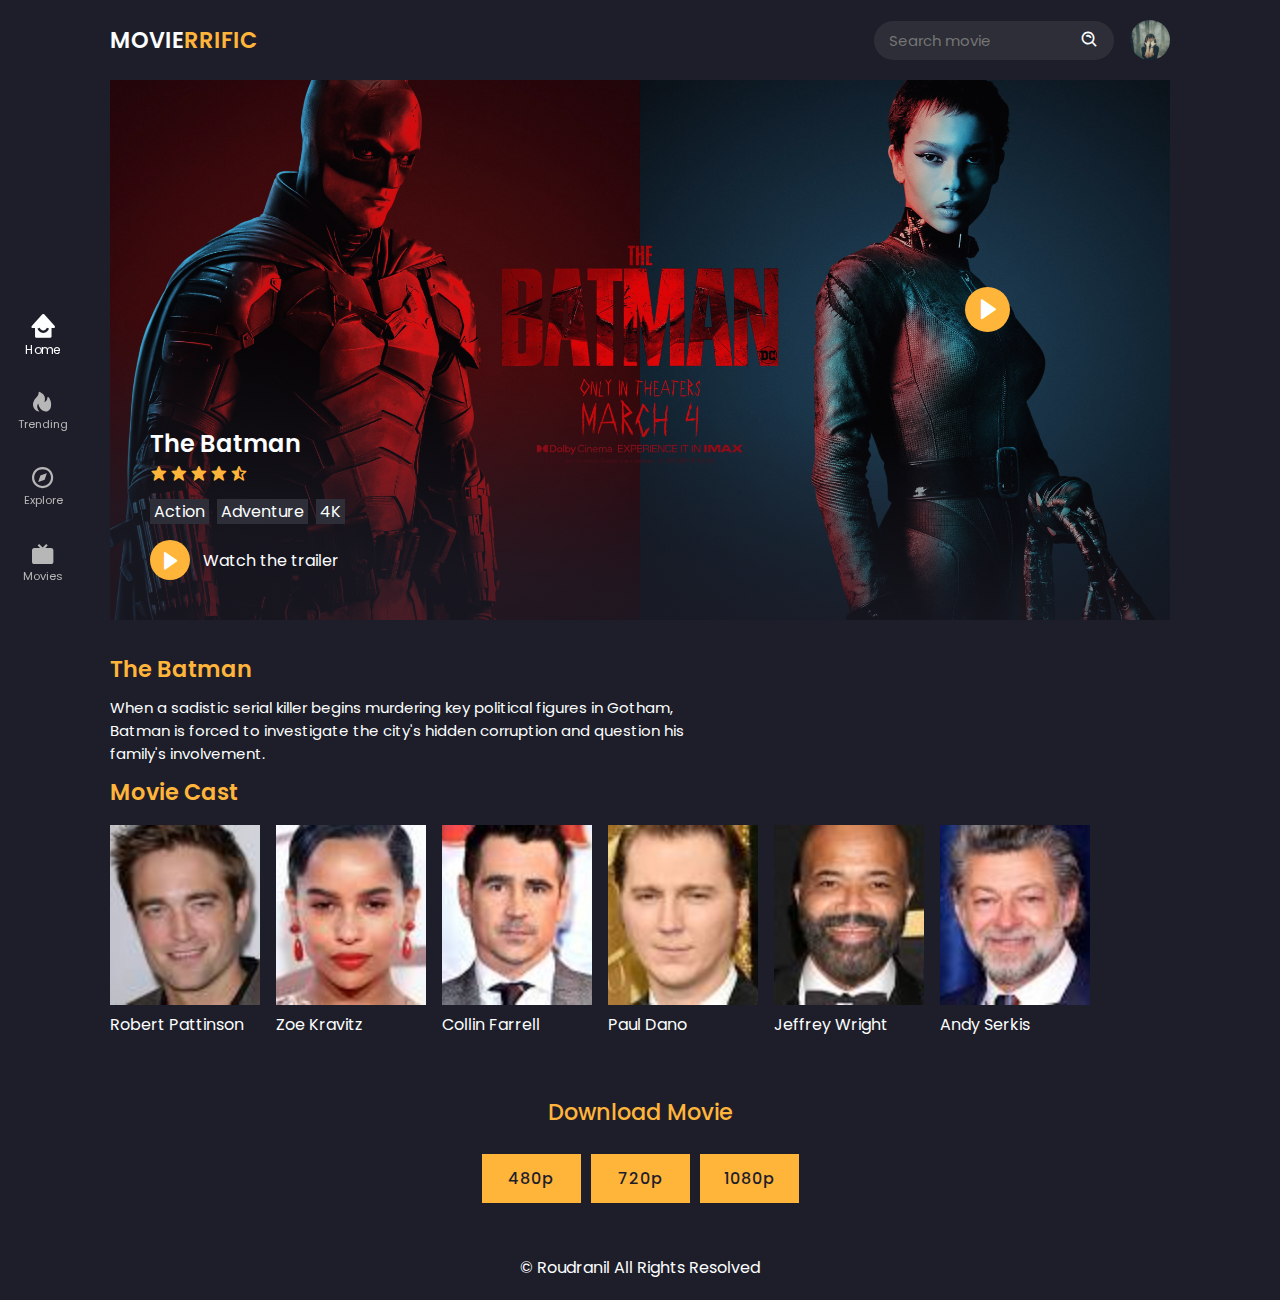
<file: batman.html>
<!DOCTYPE html>
<html lang="en">
<head>
    <meta charset="UTF-8">
    <meta name="viewport" content="width=device-width, initial-scale=1.0">
    <title>Batman</title>
    <link rel="stylesheet" href="style.css">

    <link rel="shortcut icon" href="img/fav-icon.png" type="image/x-icon">

    <link href='https://unpkg.com/boxicons@2.1.4/css/boxicons.min.css' rel='stylesheet'>
</head>
<body>
    <header>
        <div class="nav container">
            <a href="index.html" class="logo">
                Movie<span>RRific</span>
            </a>
            <div class="search-box">
                <input type="search" name="" id="search-input" placeholder="Search movie">
                <i class='bx bx-search-alt'></i>
            </div>
            <a href="#" class="user">
                <img src="img/user2.jpg" alt="" class="user-img">
            </a>
            <div class="navbar">
                <a href="index.html" class="nav-link nav-active">
                    <i class='bx bxs-home-smile'></i>
                    <span class="nav-link-title">Home</span>
                </a>

                <a href="#home" class="nav-link">
                    <i class='bx bxs-hot' ></i>
                    <span class="nav-link-title">Trending</span>
                </a>

                <a href="#home" class="nav-link">
                    <i class='bx bx-compass'></i>
                    <span class="nav-link-title">Explore</span>
                </a>

                <a href="#home" class="nav-link">
                    <i class='bx bxs-tv'></i>
                    <span class="nav-link-title">Movies</span>
                </a>

                <!-- <a href="#home" class="nav-link">
                    <i class='bx bx-tv'></i>
                    <span class="nav-link-title">Webseries</span>
                </a> -->
            </div>
        </div>
    </header>

    <!-- Play container -->
    <div class="play-container container"> 
        <img src="play-page/play-background 5.jpg" alt="" class="play-img">
        <div class="play-text">
            <h2>The Batman</h2>
            <div class="rating">
                <i class='bx bxs-star'></i>
                <i class='bx bxs-star'></i>
                <i class='bx bxs-star'></i>
                <i class='bx bxs-star'></i>
                <i class='bx bxs-star-half'></i>
            </div>

            <div class="tags">
                <span>Action</span>
                <span>Adventure</span>
                <span>4K</span>
            </div>
            <!-- Trailer Button -->
            <a href="#" class="watch-btn">
                <i class='bx bxs-right-arrow'></i>
                <span>Watch the trailer</span>
            </a>
        </div>
        <i class='bx bxs-right-arrow play-movie'></i>
        <!-- Video -->
        <div class="video-container">
            <div class="video-box">
                <video id="myvideo" src="https://drive.google.com/uc?id=1ejbeF9VsYtd9tRMMngcGL4K8NZduRwCz" controls></video>
                <i class='bx bx-x close-video'></i>
            </div>
        </div>
    </div>

    <div class="about-movie container">
        <h2>The Batman</h2>
        <p>When a sadistic serial killer begins murdering key political figures in Gotham, Batman is forced to investigate the city's hidden corruption and question his family's involvement.</p>
        <!-- Movie Cast -->
        <h2 class="cast-heading">Movie Cast</h2>
        <div class="cast">
            <div class="cast-box">
                <img src="play-page/Robert pattinson.jpg" alt="" class="cast-img">
                <span class="cast-title">Robert Pattinson</span>
            </div>

            <div class="cast-box">
                <img src="play-page/Zoe Kravitz.jpg" alt="" class="cast-img">
                <span class="cast-title">Zoe Kravitz</span>
            </div>

            <div class="cast-box">
                <img src="play-page/Colin Farrell.jpg" alt="" class="cast-img">
                <span class="cast-title">Collin Farrell</span>
            </div>

            <div class="cast-box">
                <img src="play-page/Paul Dano.jpg" alt="" class="cast-img">
                <span class="cast-title">Paul Dano</span>
            </div>

            <div class="cast-box">
                <img src="play-page/Jeffrey Wright.jpg" alt="" class="cast-img">
                <span class="cast-title">Jeffrey Wright</span>
            </div>

            <div class="cast-box">
                <img src="play-page/Andy Serkis.jpg" alt="" class="cast-img">
                <span class="cast-title">Andy Serkis</span>
            </div>
        </div>
    </div>
    <!-- Download -->
    <div class="download">
        <h2 class="download-title">Download Movie</h2>
        <div class="download-links">
            <a href="https://drive.google.com/uc?id=1ejbeF9VsYtd9tRMMngcGL4K8NZduRwCz" download>480p</a>
            <a href="https://drive.google.com/uc?id=1ejbeF9VsYtd9tRMMngcGL4K8NZduRwCz" download>720p</a>
            <a href="https://drive.google.com/uc?id=1ejbeF9VsYtd9tRMMngcGL4K8NZduRwCz" download>1080p</a>
        </div>
    </div>


    <!-- COPYRIGHT -->
    <div class="copyright">
        <p>&#169; Roudranil All Rights Resolved</p>
    </div>

    <script src="swiper-bundle.min.js"></script>
    <script src="main.js"></script>    
</body>
</html>
</file>
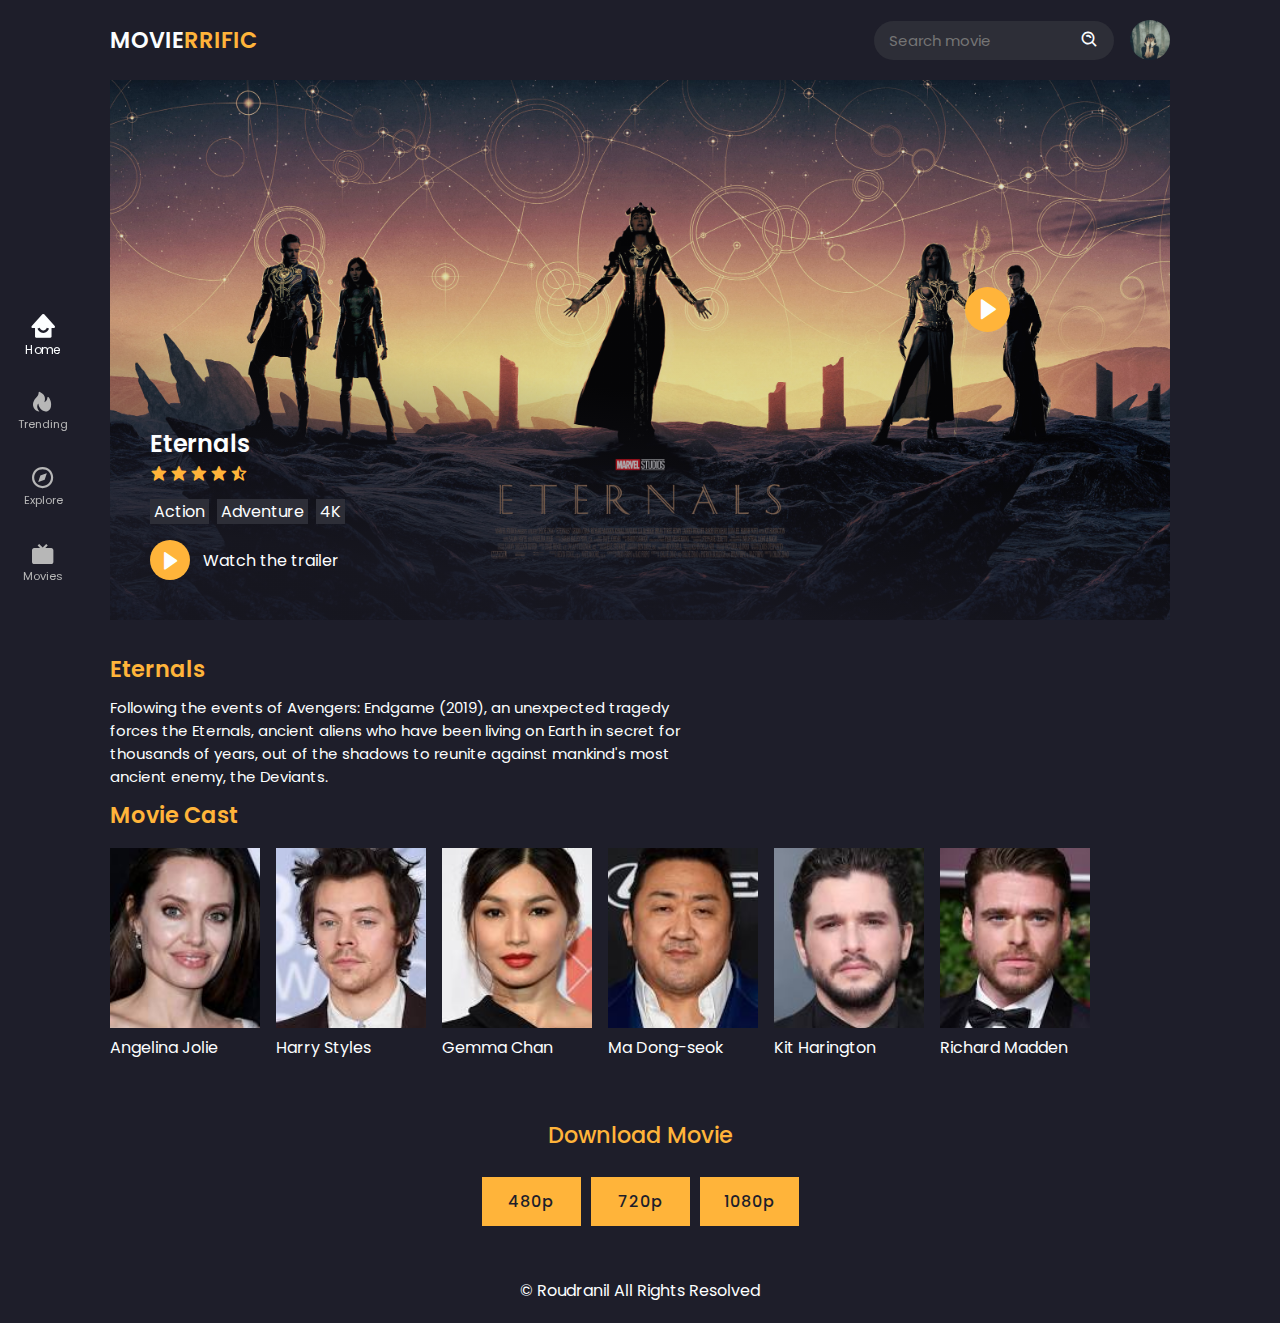
<file: eternals.html>
<!DOCTYPE html>
<html lang="en">
<head>
    <meta charset="UTF-8"> 
    <meta name="viewport" content="width=device-width, initial-scale=1.0">  
    <title>Eternals</title> 
    <link rel="stylesheet" href="style.css">

    <link rel="shortcut icon" href="img/fav-icon.png" type="image/x-icon"> 

    <link href='https://unpkg.com/boxicons@2.1.4/css/boxicons.min.css' rel='stylesheet'>    
</head> 
<body>
    <header>
        <div class="nav container">
            <a href="index.html" class="logo">
                Movie<span>RRific</span>
            </a>
            <div class="search-box">
                <input type="search" name="" id="search-input" placeholder="Search movie">
                <i class='bx bx-search-alt'></i>
            </div>
            <a href="#" class="user">
                <img src="img/user2.jpg" alt="" class="user-img">
            </a>
            <div class="navbar">
                <a href="index.html" class="nav-link nav-active">
                    <i class='bx bxs-home-smile'></i>
                    <span class="nav-link-title">Home</span>
                </a>

                <a href="#home" class="nav-link">
                    <i class='bx bxs-hot' ></i>
                    <span class="nav-link-title">Trending</span>
                </a>

                <a href="#home" class="nav-link">
                    <i class='bx bx-compass'></i>
                    <span class="nav-link-title">Explore</span>
                </a>

                <a href="#home" class="nav-link">
                    <i class='bx bxs-tv'></i>
                    <span class="nav-link-title">Movies</span>
                </a>

                <!-- <a href="#home" class="nav-link">
                    <i class='bx bx-tv'></i>
                    <span class="nav-link-title">Webseries</span>
                </a> -->
            </div>
        </div>
    </header>

    <!-- Play container -->
    <div class="play-container container"> 
        <img src="play-page/play-background 4.jpg" alt="" class="play-img">
        <div class="play-text">
            <h2>Eternals</h2>
            <div class="rating">
                <i class='bx bxs-star'></i>
                <i class='bx bxs-star'></i>
                <i class='bx bxs-star'></i>
                <i class='bx bxs-star'></i>
                <i class='bx bxs-star-half'></i>
            </div>

            <div class="tags">
                <span>Action</span>
                <span>Adventure</span>
                <span>4K</span>
            </div>
            <!-- Trailer Button -->
            <a href="#" class="watch-btn">
                <i class='bx bxs-right-arrow'></i>
                <span>Watch the trailer</span>
            </a>
        </div>
        <i class='bx bxs-right-arrow play-movie'></i>
        <!-- Video -->
        <div class="video-container">
            <div class="video-box">
                <video id="myvideo" src="https://drive.google.com/uc?id=1FR4vuOsBw5DYbyOyy5_CVhtku3TrBL_I" controls></video>
                <i class='bx bx-x close-video'></i>
            </div>
        </div>
    </div>

    <div class="about-movie container">
        <h2>Eternals</h2>
        <p>Following the events of Avengers: Endgame (2019), an unexpected tragedy forces the Eternals, ancient aliens who have been living on Earth in secret for thousands of years, out of the shadows to reunite against mankind's most ancient enemy, the Deviants.</p>
        <!-- Movie Cast -->
        <h2 class="cast-heading">Movie Cast</h2>
        <div class="cast">
            <div class="cast-box">
                <img src="play-page/Angelina Jolie.jpg" alt="" class="cast-img">
                <span class="cast-title">Angelina Jolie</span>
            </div>

            <div class="cast-box">
                <img src="play-page/Harry Styles.jpg" alt="" class="cast-img">
                <span class="cast-title">Harry Styles</span>
            </div>

            <div class="cast-box">
                <img src="play-page/Gemma Chan.jpg" alt="" class="cast-img">
                <span class="cast-title">Gemma Chan</span>
            </div>

            <div class="cast-box">
                <img src="play-page/Ma Dong-seok.jpg" alt="" class="cast-img">
                <span class="cast-title">Ma Dong-seok</span>
            </div>

            <div class="cast-box">
                <img src="play-page/Kit Harington.jpg" alt="" class="cast-img">
                <span class="cast-title">Kit Harington</span>
            </div>

            <div class="cast-box">
                <img src="play-page/Richard Madden.jpg" alt="" class="cast-img">
                <span class="cast-title">Richard Madden</span>
            </div>
        </div>
    </div>
    <!-- Download -->
    <div class="download">
        <h2 class="download-title">Download Movie</h2>
        <div class="download-links">
            <a href="https://drive.google.com/uc?id=1FR4vuOsBw5DYbyOyy5_CVhtku3TrBL_I" download>480p</a>
            <a href="https://drive.google.com/uc?id=1FR4vuOsBw5DYbyOyy5_CVhtku3TrBL_I" download>720p</a>
            <a href="https://drive.google.com/uc?id=1FR4vuOsBw5DYbyOyy5_CVhtku3TrBL_I" download>1080p</a>
        </div>
    </div>


    <!-- COPYRIGHT -->
    <div class="copyright">
        <p>&#169; Roudranil All Rights Resolved</p>
    </div>

    <script src="swiper-bundle.min.js"></script>
    <script src="main.js"></script>    
</body>
</html>
</file>
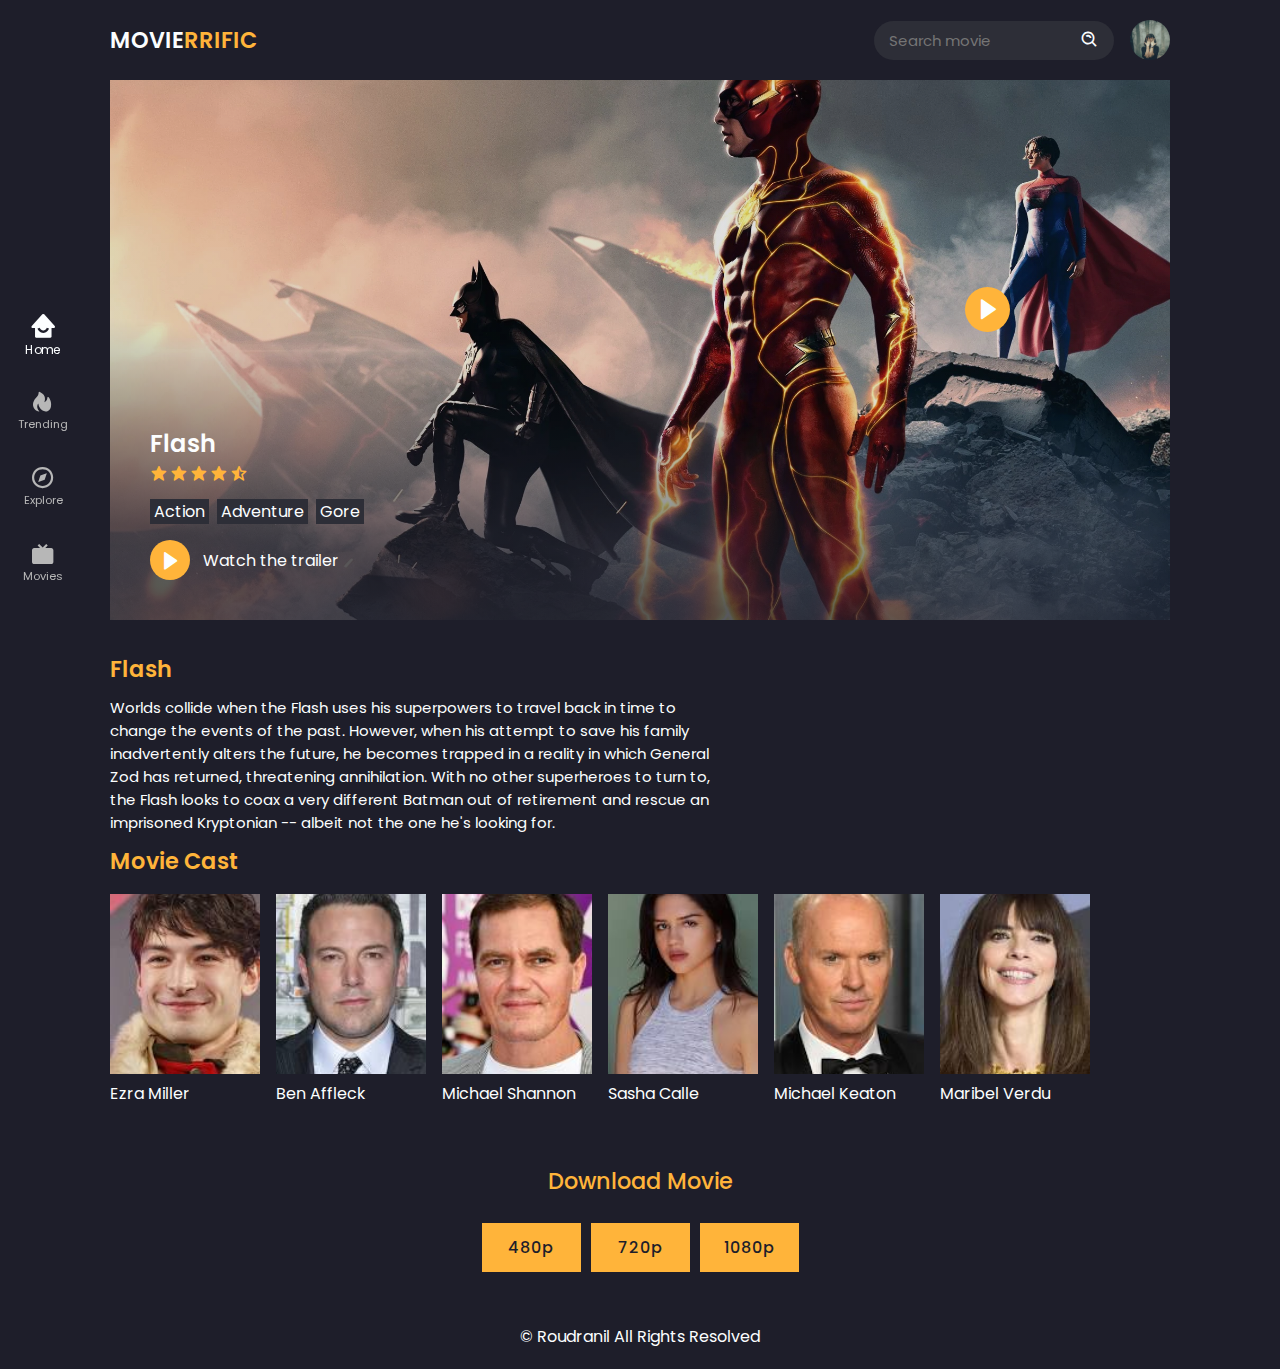
<file: flash.html>
<!DOCTYPE html>
<html lang="en">
<head>
    <meta charset="UTF-8">
    <meta name="viewport" content="width=device-width, initial-scale=1.0">
    <title>Flash</title>
    <link rel="stylesheet" href="style.css">

    <link rel="shortcut icon" href="img/fav-icon.png" type="image/x-icon">

    <link href='https://unpkg.com/boxicons@2.1.4/css/boxicons.min.css' rel='stylesheet'>
</head>
<body>
    <header>
        <div class="nav container">
            <a href="index.html" class="logo">
                Movie<span>RRific</span>
            </a>
            <div class="search-box">
                <input type="search" name="" id="search-input" placeholder="Search movie">
                <i class='bx bx-search-alt'></i>
            </div>
            <a href="#" class="user">
                <img src="img/user2.jpg" alt="" class="user-img">
            </a>
            <div class="navbar">
                <a href="index.html" class="nav-link nav-active">
                    <i class='bx bxs-home-smile'></i>
                    <span class="nav-link-title">Home</span>
                </a>

                <a href="#home" class="nav-link">
                    <i class='bx bxs-hot' ></i>
                    <span class="nav-link-title">Trending</span>
                </a>

                <a href="#home" class="nav-link">
                    <i class='bx bx-compass'></i>
                    <span class="nav-link-title">Explore</span>
                </a>

                <a href="#home" class="nav-link">
                    <i class='bx bxs-tv'></i>
                    <span class="nav-link-title">Movies</span>
                </a>

                <!-- <a href="#home" class="nav-link">
                    <i class='bx bx-tv'></i>
                    <span class="nav-link-title">Webseries</span>
                </a> -->
            </div>
        </div>
    </header>

    <!-- Play container -->
    <div class="play-container container"> 
        <img src="play-page/play-background 8.webp" alt="" class="play-img">
        <div class="play-text">
            <h2>Flash</h2>
            <div class="rating">
                <i class='bx bxs-star'></i>
                <i class='bx bxs-star'></i>
                <i class='bx bxs-star'></i>
                <i class='bx bxs-star'></i>
                <i class='bx bxs-star-half'></i>
            </div>

            <div class="tags">
                <span>Action</span>
                <span>Adventure</span>
                <span>Gore</span>
            </div>
            <!-- Trailer Button -->
            <a href="#" class="watch-btn">
                <i class='bx bxs-right-arrow'></i>
                <span>Watch the trailer</span>
            </a>
        </div>
        <i class='bx bxs-right-arrow play-movie'></i>
        <!-- Video -->
        <div class="video-container">
            <div class="video-box">
                <video id="myvideo" src="https://drive.google.com/uc?id=1JiJRdqq-iHX4IkLrfg_cX1mhV25hUVEB" controls></video>
                <i class='bx bx-x close-video'></i>
            </div>
        </div>
    </div>

    <div class="about-movie container">
        <h2>Flash</h2>
        <p>Worlds collide when the Flash uses his superpowers to travel back in time to change the events of the past. However, when his attempt to save his family inadvertently alters the future, he becomes trapped in a reality in which General Zod has returned, threatening annihilation. With no other superheroes to turn to, the Flash looks to coax a very different Batman out of retirement and rescue an imprisoned Kryptonian -- albeit not the one he's looking for.</p>
        <!-- Movie Cast -->
        <h2 class="cast-heading">Movie Cast</h2>
        <div class="cast">
            <div class="cast-box">
                <img src="play-page/Ezra Miller.jpg" alt="" class="cast-img">
                <span class="cast-title">Ezra Miller</span>
            </div>

            <div class="cast-box">
                <img src="play-page/Ben Affleck.jpg" alt="" class="cast-img">
                <span class="cast-title">Ben Affleck</span>
            </div>

            <div class="cast-box">
                <img src="play-page/Michael Shannon.jpg" alt="" class="cast-img">
                <span class="cast-title">Michael Shannon</span>
            </div>

            <div class="cast-box">
                <img src="play-page/Sasha Calle.jpg" alt="" class="cast-img">
                <span class="cast-title">Sasha Calle</span>
            </div>

            <div class="cast-box">
                <img src="play-page/Michael Keaton.jpg" alt="" class="cast-img">
                <span class="cast-title">Michael Keaton</span>
            </div>

            <div class="cast-box">
                <img src="play-page/Maribel Verdu.jpg" alt="" class="cast-img">
                <span class="cast-title">Maribel Verdu</span>
            </div>
        </div>
    </div>
    <!-- Download -->
    <div class="download">
        <h2 class="download-title">Download Movie</h2>
        <div class="download-links">
            <a href="https://drive.google.com/uc?id=1JiJRdqq-iHX4IkLrfg_cX1mhV25hUVEB" download>480p</a>
            <a href="https://drive.google.com/uc?id=1JiJRdqq-iHX4IkLrfg_cX1mhV25hUVEB" download>720p</a>
            <a href="https://drive.google.com/uc?id=1JiJRdqq-iHX4IkLrfg_cX1mhV25hUVEB" download>1080p</a>
        </div>
    </div>


    <!-- COPYRIGHT -->
    <div class="copyright">
        <p>&#169; Roudranil All Rights Resolved</p>
    </div>

    <script src="swiper-bundle.min.js"></script>
    <script src="main.js"></script>    
</body>
</html>
</file>
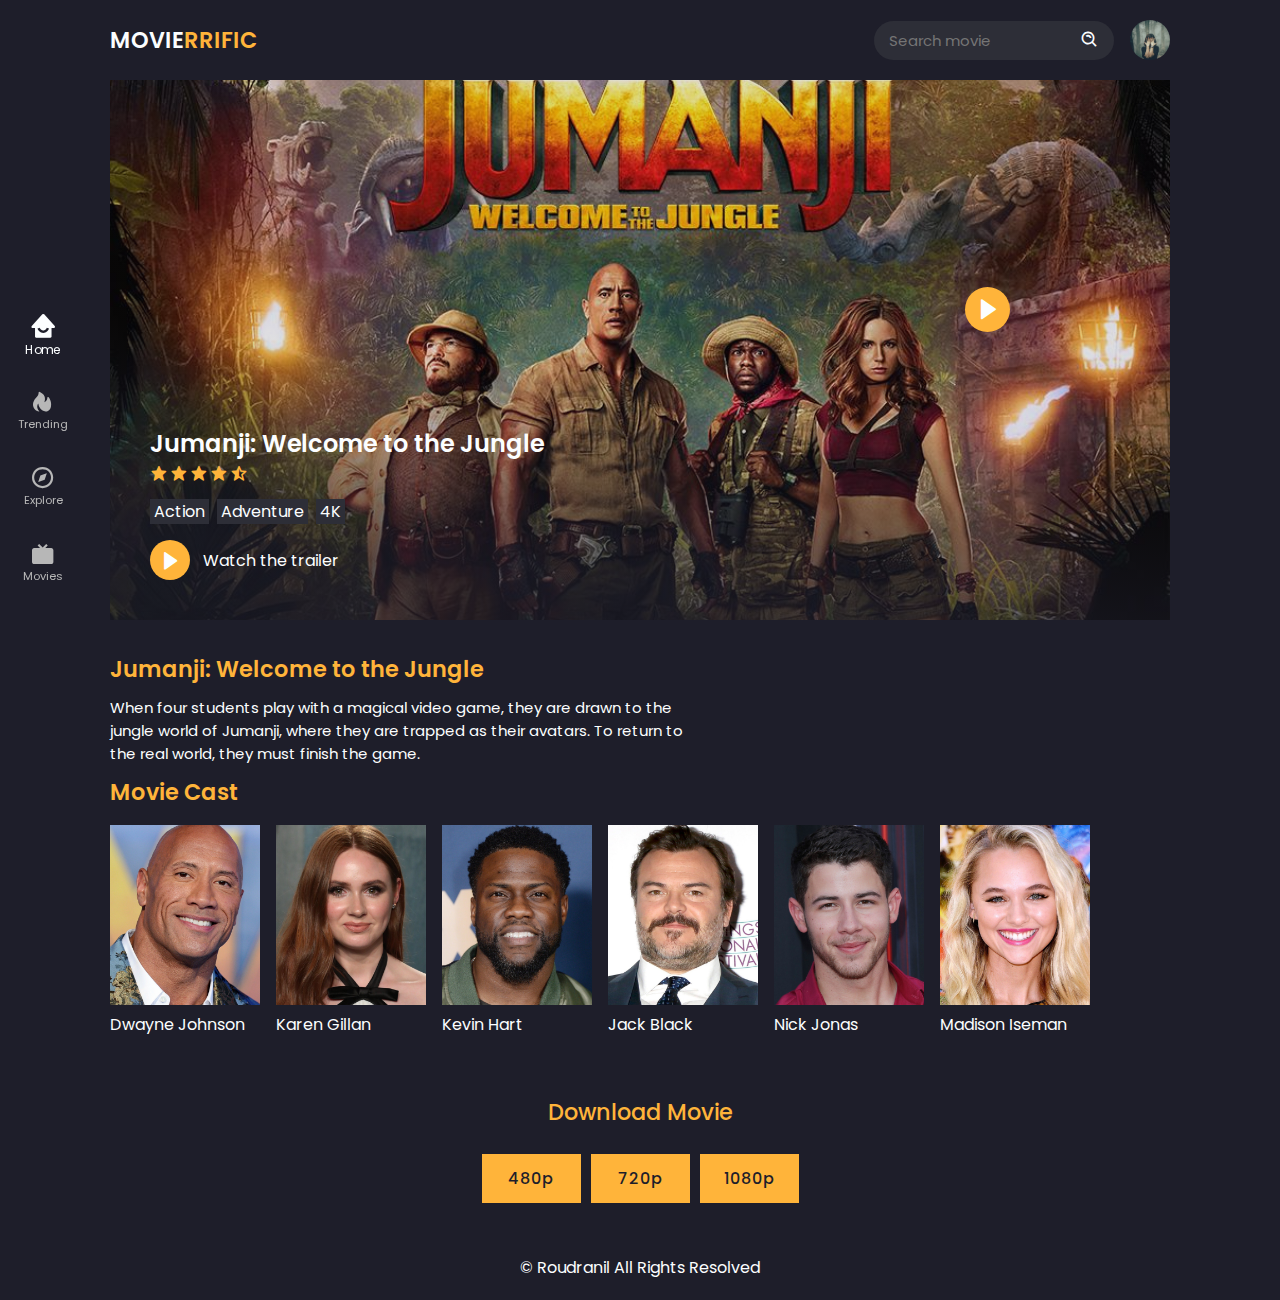
<file: jumanji.html>
<!DOCTYPE html>
<html lang="en">
<head>
    <meta charset="UTF-8">
    <meta name="viewport" content="width=device-width, initial-scale=1.0">
    <title>Jumanji: Welcome to the Jungle</title>
    <link rel="stylesheet" href="style.css">

    <link rel="shortcut icon" href="img/fav-icon.png" type="image/x-icon">

    <link href='https://unpkg.com/boxicons@2.1.4/css/boxicons.min.css' rel='stylesheet'>
</head>
<body>
    <header>
        <div class="nav container">
            <a href="index.html" class="logo">
                Movie<span>RRific</span>
            </a>
            <div class="search-box">
                <input type="search" name="" id="search-input" placeholder="Search movie">
                <i class='bx bx-search-alt'></i>
            </div>
            <a href="#" class="user">
                <img src="img/user2.jpg" alt="" class="user-img">
            </a>
            <div class="navbar">
                <a href="index.html" class="nav-link nav-active">
                    <i class='bx bxs-home-smile'></i>
                    <span class="nav-link-title">Home</span>
                </a>

                <a href="#home" class="nav-link">
                    <i class='bx bxs-hot' ></i>
                    <span class="nav-link-title">Trending</span>
                </a>

                <a href="#home" class="nav-link">
                    <i class='bx bx-compass'></i>
                    <span class="nav-link-title">Explore</span>
                </a>

                <a href="#home" class="nav-link">
                    <i class='bx bxs-tv'></i>
                    <span class="nav-link-title">Movies</span>
                </a>

                <!-- <a href="#home" class="nav-link">
                    <i class='bx bx-tv'></i>
                    <span class="nav-link-title">Webseries</span>
                </a> -->
            </div>
        </div>
    </header>

    <!-- Play container -->
    <div class="play-container container"> 
        <img src="play-page/play-background.jpg" alt="" class="play-img">
        <div class="play-text">
            <h2>Jumanji: Welcome to the Jungle</h2>
            <div class="rating">
                <i class='bx bxs-star'></i>
                <i class='bx bxs-star'></i>
                <i class='bx bxs-star'></i>
                <i class='bx bxs-star'></i>
                <i class='bx bxs-star-half'></i>
            </div>

            <div class="tags">
                <span>Action</span>
                <span>Adventure</span>
                <span>4K</span>
            </div>
            <!-- Trailer Button -->
            <a href="#" class="watch-btn">
                <i class='bx bxs-right-arrow'></i>
                <span>Watch the trailer</span>
            </a>
        </div>
        <i class='bx bxs-right-arrow play-movie'></i>
        <!-- Video -->
        <div class="video-container">
            <div class="video-box">
                <video id="myvideo" src="https://drive.google.com/uc?id=1938VVpUPdXUt-c-q5YQXVGUoJesDRhio" controls></video>
                <i class='bx bx-x close-video'></i>
            </div>
        </div>
    </div>

    <div class="about-movie container">
        <h2>Jumanji: Welcome to the Jungle</h2>
        <p>When four students play with a magical video game, they are drawn to the jungle world of Jumanji, where they are trapped as their avatars. To return to the real world, they must finish the game.</p>
        <!-- Movie Cast -->
        <h2 class="cast-heading">Movie Cast</h2>
        <div class="cast">
            <div class="cast-box">
                <img src="play-page/cast1.jpg" alt="" class="cast-img">
                <span class="cast-title">Dwayne Johnson</span>
            </div>

            <div class="cast-box">
                <img src="play-page/cast2.jpg" alt="" class="cast-img">
                <span class="cast-title">Karen Gillan</span>
            </div>

            <div class="cast-box">
                <img src="play-page/cast3.jpg" alt="" class="cast-img">
                <span class="cast-title">Kevin Hart</span>
            </div>

            <div class="cast-box">
                <img src="play-page/cast4.jpg" alt="" class="cast-img">
                <span class="cast-title">Jack Black</span>
            </div>

            <div class="cast-box">
                <img src="play-page/cast5.jpg" alt="" class="cast-img">
                <span class="cast-title">Nick Jonas</span>
            </div>

            <div class="cast-box">
                <img src="play-page/cast6.jpg" alt="" class="cast-img">
                <span class="cast-title">Madison Iseman</span>
            </div>
        </div>
    </div>
    <!-- Download -->
    <div class="download">
        <h2 class="download-title">Download Movie</h2>
        <div class="download-links">
            <a href="https://drive.google.com/uc?id=1938VVpUPdXUt-c-q5YQXVGUoJesDRhio" download>480p</a>
            <a href="https://drive.google.com/uc?id=1938VVpUPdXUt-c-q5YQXVGUoJesDRhio" download>720p</a>
            <a href="https://drive.google.com/uc?id=1938VVpUPdXUt-c-q5YQXVGUoJesDRhio" download>1080p</a>
        </div>
    </div>


    <!-- COPYRIGHT -->
    <div class="copyright">
        <p>&#169; Roudranil All Rights Resolved</p>
    </div>

    <script src="swiper-bundle.min.js"></script>
    <script src="main.js"></script>    
</body>
</html>
</file>
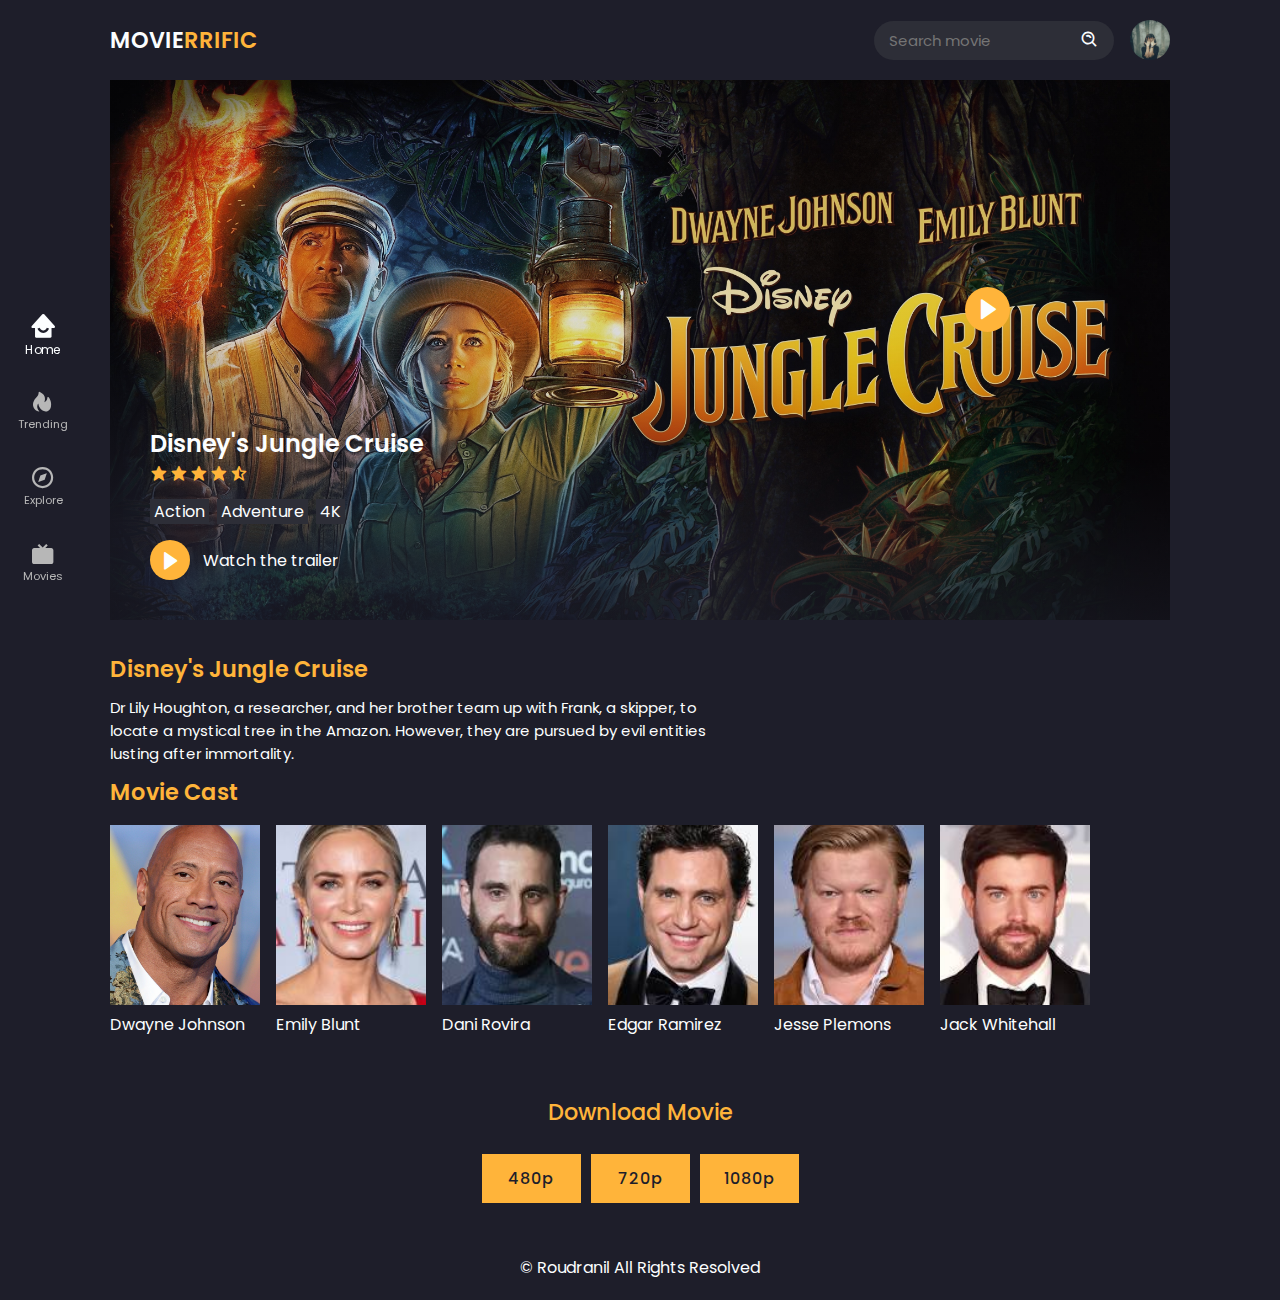
<file: junglecruise.html>
<!DOCTYPE html>
<html lang="en">
<head>
    <meta charset="UTF-8">
    <meta name="viewport" content="width=device-width, initial-scale=1.0">
    <title>Jungle Cruise</title>
    <link rel="stylesheet" href="style.css">

    <link rel="shortcut icon" href="img/fav-icon.png" type="image/x-icon">

    <link href='https://unpkg.com/boxicons@2.1.4/css/boxicons.min.css' rel='stylesheet'>
</head>
<body>
    <header>
        <div class="nav container">
            <a href="index.html" class="logo">
                Movie<span>RRific</span>
            </a>
            <div class="search-box">
                <input type="search" name="" id="search-input" placeholder="Search movie">
                <i class='bx bx-search-alt'></i>
            </div>
            <a href="#" class="user">
                <img src="img/user2.jpg" alt="" class="user-img">
            </a>
            <div class="navbar">
                <a href="index.html" class="nav-link nav-active">
                    <i class='bx bxs-home-smile'></i>
                    <span class="nav-link-title">Home</span>
                </a>

                <a href="#home" class="nav-link">
                    <i class='bx bxs-hot' ></i>
                    <span class="nav-link-title">Trending</span>
                </a>

                <a href="#home" class="nav-link">
                    <i class='bx bx-compass'></i>
                    <span class="nav-link-title">Explore</span>
                </a>

                <a href="#home" class="nav-link">
                    <i class='bx bxs-tv'></i>
                    <span class="nav-link-title">Movies</span>
                </a>

                <!-- <a href="#home" class="nav-link">
                    <i class='bx bx-tv'></i>
                    <span class="nav-link-title">Webseries</span>
                </a> -->
            </div>
        </div>
    </header>

    <!-- Play container -->
    <div class="play-container container"> 
        <img src="play-page/play-background 2.jpg" alt="" class="play-img">
        <div class="play-text">
            <h2>Disney's Jungle Cruise</h2>
            <div class="rating">
                <i class='bx bxs-star'></i>
                <i class='bx bxs-star'></i>
                <i class='bx bxs-star'></i>
                <i class='bx bxs-star'></i>
                <i class='bx bxs-star-half'></i>
            </div>

            <div class="tags">
                <span>Action</span>
                <span>Adventure</span>
                <span>4K</span>
            </div>
            <!-- Trailer Button -->
            <a href="#" class="watch-btn">
                <i class='bx bxs-right-arrow'></i>
                <span>Watch the trailer</span>
            </a>
        </div>
        <i class='bx bxs-right-arrow play-movie'></i>
        <!-- Video -->
        <div class="video-container">
            <div class="video-box">
                <video id="myvideo" src="https://drive.google.com/uc?id=1wZ6WF3okJCi9J0Iv6WOwZJZj2PLuvqQc" controls></video>
                <i class='bx bx-x close-video'></i>
            </div>
        </div>
    </div>

    <div class="about-movie container">
        <h2>Disney's Jungle Cruise</h2>
        <p>Dr Lily Houghton, a researcher, and her brother team up with Frank, a skipper, to locate a mystical tree in the Amazon. However, they are pursued by evil entities lusting after immortality.</p>
        <!-- Movie Cast -->
        <h2 class="cast-heading">Movie Cast</h2>
        <div class="cast">
            <div class="cast-box">
                <img src="play-page/cast1.jpg" alt="" class="cast-img">
                <span class="cast-title">Dwayne Johnson</span>
            </div>

            <div class="cast-box">
                <img src="play-page/Emily Blunt.jpg" alt="" class="cast-img">
                <span class="cast-title">Emily Blunt</span>
            </div>

            <div class="cast-box">
                <img src="play-page/Dani Rovira.jpg" alt="" class="cast-img">
                <span class="cast-title">Dani Rovira</span>
            </div>

            <div class="cast-box">
                <img src="play-page/Edgar Ramirez.jpg" alt="" class="cast-img">
                <span class="cast-title">Edgar Ramirez</span>
            </div>

            <div class="cast-box">
                <img src="play-page/Jesse Plemons.jpg" alt="" class="cast-img">
                <span class="cast-title">Jesse Plemons</span>
            </div>

            <div class="cast-box">
                <img src="play-page/Jack Whitehall.jpg" alt="" class="cast-img">
                <span class="cast-title">Jack Whitehall</span>
            </div>
        </div>
    </div>
    <!-- Download -->
    <div class="download">
        <h2 class="download-title">Download Movie</h2>
        <div class="download-links">
            <a href="https://drive.google.com/uc?id=1wZ6WF3okJCi9J0Iv6WOwZJZj2PLuvqQc" download>480p</a>
            <a href="https://drive.google.com/uc?id=1wZ6WF3okJCi9J0Iv6WOwZJZj2PLuvqQc" download>720p</a>
            <a href="https://drive.google.com/uc?id=1wZ6WF3okJCi9J0Iv6WOwZJZj2PLuvqQc" download>1080p</a>
        </div>
    </div>


    <!-- COPYRIGHT -->
    <div class="copyright">
        <p>&#169; Roudranil All Rights Resolved</p>
    </div>

    <script src="swiper-bundle.min.js"></script>
    <script src="main.js"></script>    
</body>
</html>
</file>
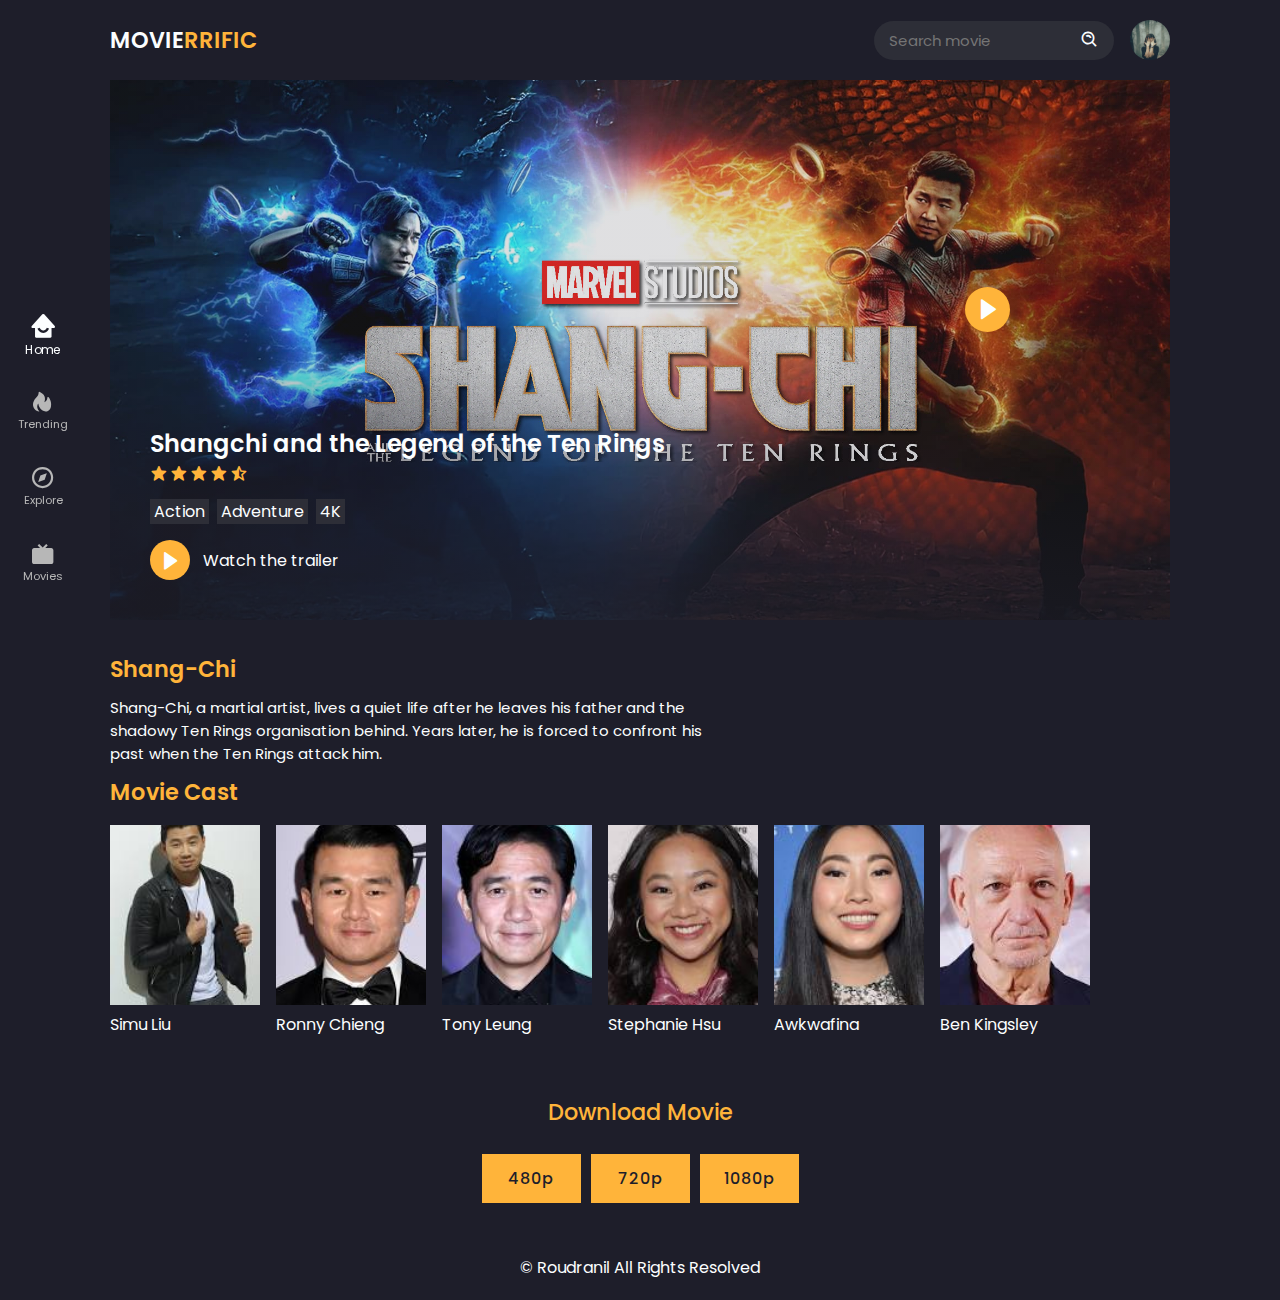
<file: shangchi.html>
<!DOCTYPE html>
<html lang="en">
<head>
    <meta charset="UTF-8">
    <meta name="viewport" content="width=device-width, initial-scale=1.0">
    <title>Shang-Chi</title>
    <link rel="stylesheet" href="style.css">

    <link rel="shortcut icon" href="img/fav-icon.png" type="image/x-icon">

    <link href='https://unpkg.com/boxicons@2.1.4/css/boxicons.min.css' rel='stylesheet'>
</head>
<body>
    <header>
        <div class="nav container">
            <a href="index.html" class="logo">
                Movie<span>RRific</span>
            </a>
            <div class="search-box">
                <input type="search" name="" id="search-input" placeholder="Search movie">
                <i class='bx bx-search-alt'></i>
            </div>
            <a href="#" class="user">
                <img src="img/user2.jpg" alt="" class="user-img">
            </a>
            <div class="navbar">
                <a href="index.html" class="nav-link nav-active">
                    <i class='bx bxs-home-smile'></i>
                    <span class="nav-link-title">Home</span>
                </a>

                <a href="#home" class="nav-link">
                    <i class='bx bxs-hot' ></i>
                    <span class="nav-link-title">Trending</span>
                </a>

                <a href="#home" class="nav-link">
                    <i class='bx bx-compass'></i>
                    <span class="nav-link-title">Explore</span>
                </a>

                <a href="#home" class="nav-link">
                    <i class='bx bxs-tv'></i>
                    <span class="nav-link-title">Movies</span>
                </a>

                <!-- <a href="#home" class="nav-link">
                    <i class='bx bx-tv'></i>
                    <span class="nav-link-title">Webseries</span>
                </a> -->
            </div>
        </div>
    </header>

    <!-- Play container -->
    <div class="play-container container"> 
        <img src="play-page/play-background 3.jpg" alt="" class="play-img">
        <div class="play-text">
            <h2>Shangchi and the Legend of the Ten Rings </h2>
            <div class="rating">
                <i class='bx bxs-star'></i>
                <i class='bx bxs-star'></i>
                <i class='bx bxs-star'></i>
                <i class='bx bxs-star'></i>
                <i class='bx bxs-star-half'></i>
            </div>

            <div class="tags">
                <span>Action</span>
                <span>Adventure</span>
                <span>4K</span>
            </div>
            <!-- Trailer Button -->
            <a href="#" class="watch-btn">
                <i class='bx bxs-right-arrow'></i>
                <span>Watch the trailer</span>
            </a>
        </div>
        <i class='bx bxs-right-arrow play-movie'></i>
        <!-- Video -->
        <div class="video-container">
            <div class="video-box">
                <video id="myvideo" src="https://drive.google.com/uc?id=1csPxE2zsRU5KDpGRnIYgSn305FfLqvm2" controls></video>
                <i class='bx bx-x close-video'></i>
            </div>
        </div>
    </div>

    <div class="about-movie container">
        <h2>Shang-Chi</h2>
        <p>Shang-Chi, a martial artist, lives a quiet life after he leaves his father and the shadowy Ten Rings organisation behind. Years later, he is forced to confront his past when the Ten Rings attack him.</p>
        <!-- Movie Cast -->
        <h2 class="cast-heading">Movie Cast</h2>
        <div class="cast">
            <div class="cast-box">
                <img src="play-page/Simu Liu.jpg" alt="" class="cast-img">
                <span class="cast-title">Simu Liu</span>
            </div>

            <div class="cast-box">
                <img src="play-page/Ronny Chieng.jpg" alt="" class="cast-img">
                <span class="cast-title">Ronny Chieng</span>
            </div>

            <div class="cast-box">
                <img src="play-page/Tony Leung.jpg" alt="" class="cast-img">
                <span class="cast-title">Tony Leung</span>
            </div>

            <div class="cast-box">
                <img src="play-page/Stephanie Hsu.jpg" alt="" class="cast-img">
                <span class="cast-title">Stephanie Hsu</span>
            </div>

            <div class="cast-box">
                <img src="play-page/Awkwafina.jpg" alt="" class="cast-img">
                <span class="cast-title">Awkwafina</span>
            </div>

            <div class="cast-box">
                <img src="play-page/Ben Kingsley.jpg" alt="" class="cast-img">
                <span class="cast-title">Ben Kingsley</span>
            </div>
        </div>
    </div>
    <!-- Download -->
    <div class="download">
        <h2 class="download-title">Download Movie</h2>
        <div class="download-links">
            <a href="https://drive.google.com/uc?id=1csPxE2zsRU5KDpGRnIYgSn305FfLqvm2" download>480p</a>
            <a href="https://drive.google.com/uc?id=1csPxE2zsRU5KDpGRnIYgSn305FfLqvm2" download>720p</a>
            <a href="https://drive.google.com/uc?id=1csPxE2zsRU5KDpGRnIYgSn305FfLqvm2" download>1080p</a>
        </div>
    </div>


    <!-- COPYRIGHT -->
    <div class="copyright">
        <p>&#169; Roudranil All Rights Resolved</p>
    </div>

    <script src="swiper-bundle.min.js"></script>
    <script src="main.js"></script>    
</body>
</html>
</file>
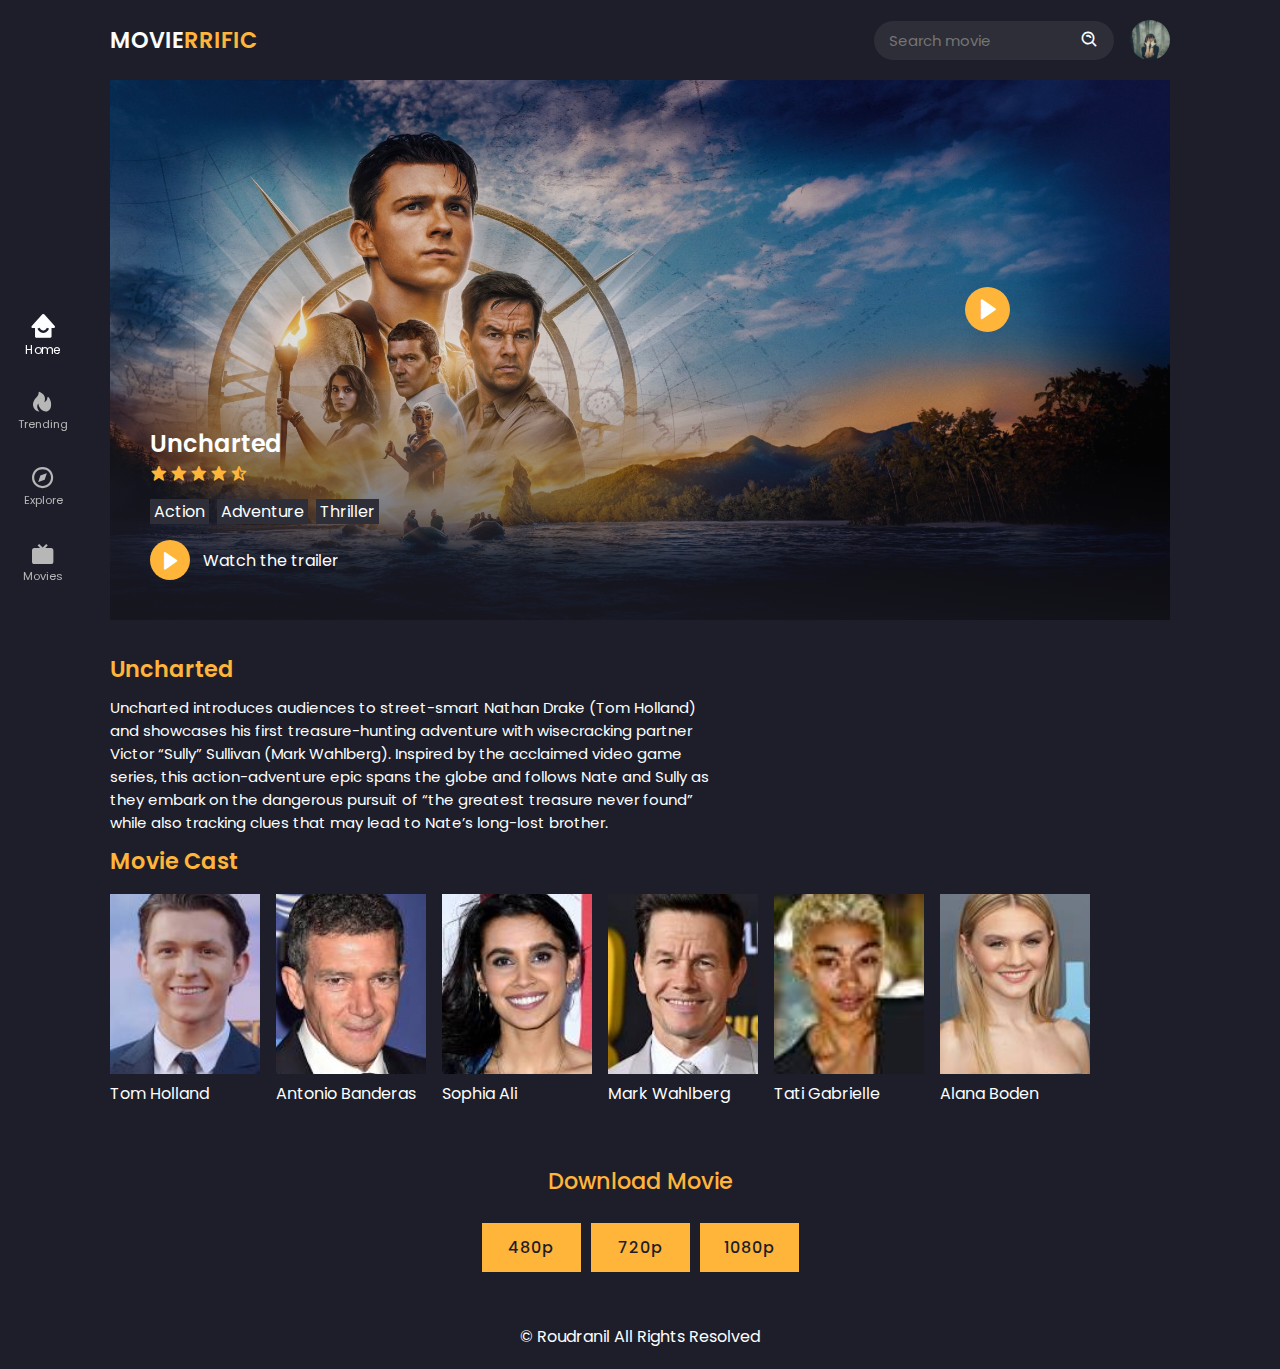
<file: uncharted.html>
<!DOCTYPE html>
<html lang="en">
<head>
    <meta charset="UTF-8">
    <meta name="viewport" content="width=device-width, initial-scale=1.0">
    <title>Uncharted</title>
    <link rel="stylesheet" href="style.css">

    <link rel="shortcut icon" href="img/fav-icon.png" type="image/x-icon">

    <link href='https://unpkg.com/boxicons@2.1.4/css/boxicons.min.css' rel='stylesheet'>
</head>
<body>
    <header>
        <div class="nav container">
            <a href="index.html" class="logo">
                Movie<span>RRific</span>
            </a>
            <div class="search-box">
                <input type="search" name="" id="search-input" placeholder="Search movie">
                <i class='bx bx-search-alt'></i>
            </div>
            <a href="#" class="user">
                <img src="img/user2.jpg" alt="" class="user-img">
            </a>
            <div class="navbar">
                <a href="index.html" class="nav-link nav-active">
                    <i class='bx bxs-home-smile'></i>
                    <span class="nav-link-title">Home</span>
                </a>

                <a href="#home" class="nav-link">
                    <i class='bx bxs-hot' ></i>
                    <span class="nav-link-title">Trending</span>
                </a>

                <a href="#home" class="nav-link">
                    <i class='bx bx-compass'></i>
                    <span class="nav-link-title">Explore</span>
                </a>

                <a href="#home" class="nav-link">
                    <i class='bx bxs-tv'></i>
                    <span class="nav-link-title">Movies</span>
                </a>

                <!-- <a href="#home" class="nav-link">
                    <i class='bx bx-tv'></i>
                    <span class="nav-link-title">Webseries</span>
                </a> -->
            </div>
        </div>
    </header>

    <!-- Play container -->
    <div class="play-container container"> 
        <img src="play-page/play-background 6.jpg" alt="" class="play-img">
        <div class="play-text">
            <h2>Uncharted</h2>
            <div class="rating">
                <i class='bx bxs-star'></i>
                <i class='bx bxs-star'></i>
                <i class='bx bxs-star'></i>
                <i class='bx bxs-star'></i>
                <i class='bx bxs-star-half'></i>
            </div>

            <div class="tags">
                <span>Action</span>
                <span>Adventure</span>
                <span>Thriller</span>
            </div>
            <!-- Trailer Button -->
            <a href="#" class="watch-btn">
                <i class='bx bxs-right-arrow'></i>
                <span>Watch the trailer</span>
            </a>
        </div>
        <i class='bx bxs-right-arrow play-movie'></i>
        <!-- Video -->
        <div class="video-container">
            <div class="video-box">
                <video id="myvideo" src="https://drive.google.com/uc?id=1ZfS5Tof6wqbeu-xlYjynW3E6Nc1n3cdj" controls></video>
                <i class='bx bx-x close-video'></i>
            </div>
        </div>
    </div>

    <div class="about-movie container">
        <h2>Uncharted</h2>
        <p>Uncharted introduces audiences to street-smart Nathan Drake (Tom Holland) and showcases his first treasure-hunting adventure with wisecracking partner Victor “Sully” Sullivan (Mark Wahlberg). Inspired by the acclaimed video game series, this action-adventure epic spans the globe and follows Nate and Sully as they embark on the dangerous pursuit of “the greatest treasure never found” while also tracking clues that may lead to Nate’s long-lost brother.</p>
        <!-- Movie Cast -->
        <h2 class="cast-heading">Movie Cast</h2>
        <div class="cast">
            <div class="cast-box">
                <img src="play-page/Tom holland.jpg" alt="" class="cast-img">
                <span class="cast-title">Tom Holland</span>
            </div>

            <div class="cast-box">
                <img src="play-page/Antonio Banderas.jpg" alt="" class="cast-img">
                <span class="cast-title">Antonio Banderas</span>
            </div>

            <div class="cast-box">
                <img src="play-page/Sophia Ali.jpg" alt="" class="cast-img">
                <span class="cast-title">Sophia Ali</span>
            </div>

            <div class="cast-box">
                <img src="play-page/Mark Wahlberg.jpg" alt="" class="cast-img">
                <span class="cast-title">Mark Wahlberg</span>
            </div>

            <div class="cast-box">
                <img src="play-page/Tati Gabrielle.jpg" alt="" class="cast-img">
                <span class="cast-title">Tati Gabrielle</span>
            </div>

            <div class="cast-box">
                <img src="play-page/Alana Boden.jpg" alt="" class="cast-img">
                <span class="cast-title">Alana Boden</span>
            </div>
        </div>
    </div>
    <!-- Download -->
    <div class="download">
        <h2 class="download-title">Download Movie</h2>
        <div class="download-links">
            <a href="https://drive.google.com/uc?id=1ZfS5Tof6wqbeu-xlYjynW3E6Nc1n3cdj" download>480p</a>
            <a href="https://drive.google.com/uc?id=1ZfS5Tof6wqbeu-xlYjynW3E6Nc1n3cdj" download>720p</a>
            <a href="https://drive.google.com/uc?id=1ZfS5Tof6wqbeu-xlYjynW3E6Nc1n3cdj" download>1080p</a>
        </div>
    </div>


    <!-- COPYRIGHT -->
    <div class="copyright">
        <p>&#169; Roudranil All Rights Resolved</p>
    </div>

    <script src="swiper-bundle.min.js"></script>
    <script src="main.js"></script>    
</body>
</html>
</file>
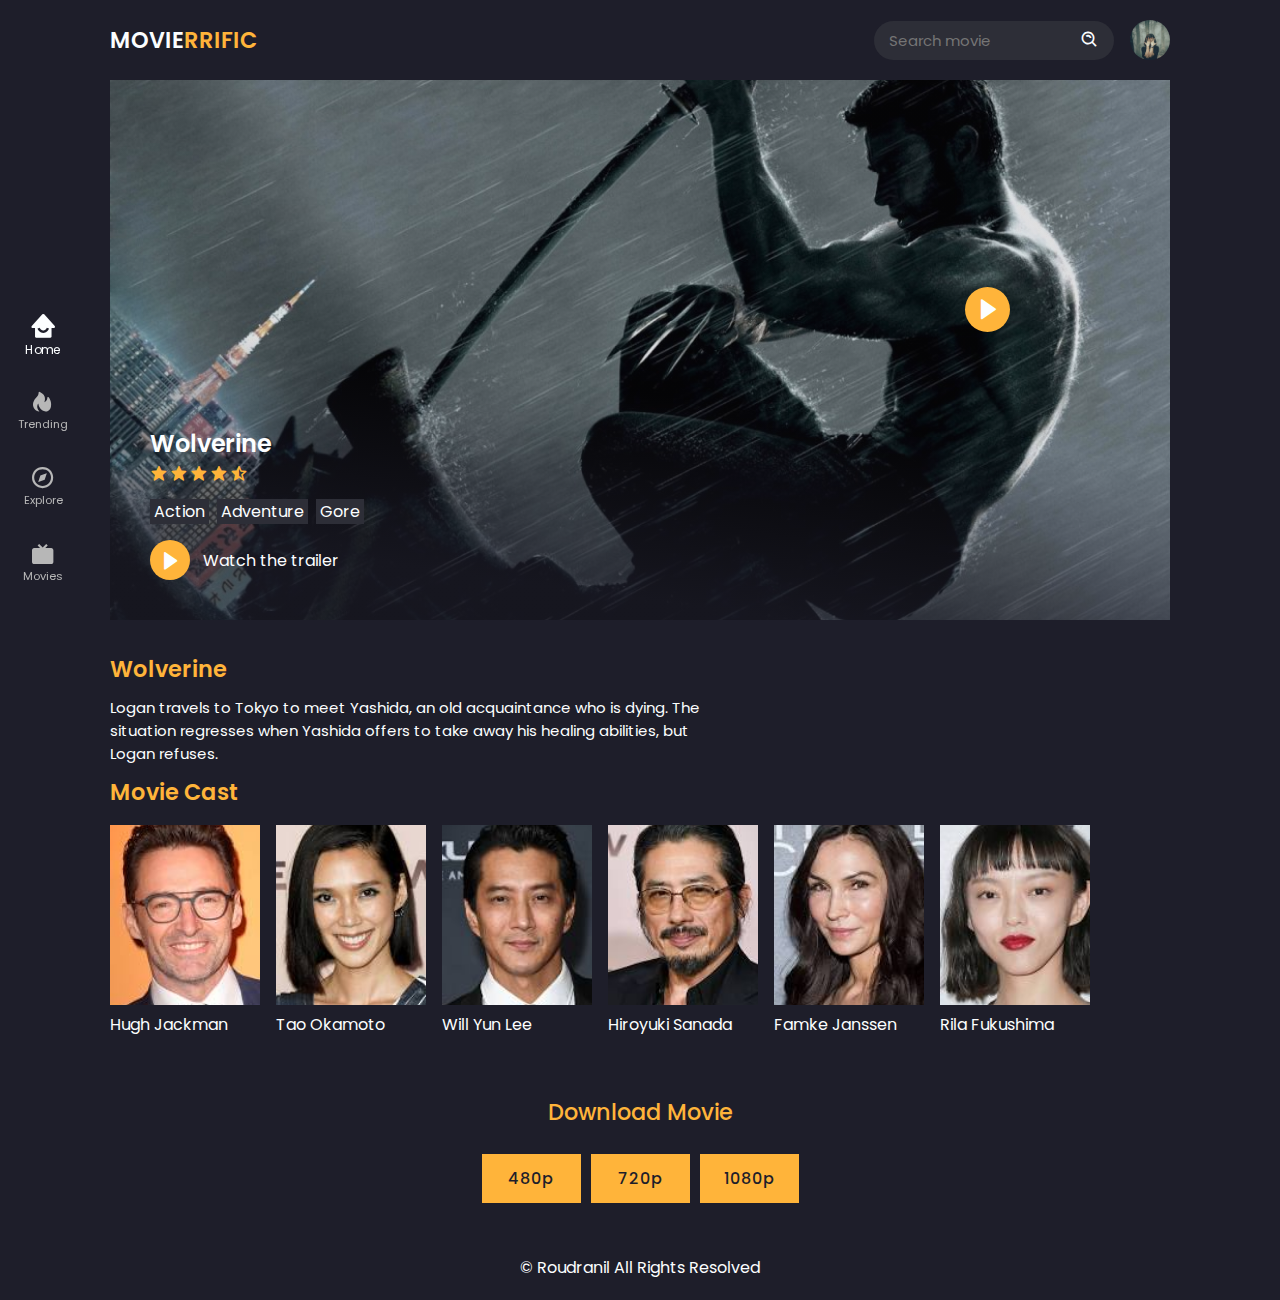
<file: wolverine.html>
<!DOCTYPE html>
<html lang="en">
<head>
    <meta charset="UTF-8">
    <meta name="viewport" content="width=device-width, initial-scale=1.0">
    <title>Wolverine</title>
    <link rel="stylesheet" href="style.css">

    <link rel="shortcut icon" href="img/fav-icon.png" type="image/x-icon">

    <link href='https://unpkg.com/boxicons@2.1.4/css/boxicons.min.css' rel='stylesheet'>
</head>
<body>
    <header>
        <div class="nav container">
            <a href="index.html" class="logo">
                Movie<span>RRific</span>
            </a>
            <div class="search-box">
                <input type="search" name="" id="search-input" placeholder="Search movie">
                <i class='bx bx-search-alt'></i>
            </div>
            <a href="#" class="user">
                <img src="img/user2.jpg" alt="" class="user-img">
            </a>
            <div class="navbar">
                <a href="index.html" class="nav-link nav-active">
                    <i class='bx bxs-home-smile'></i>
                    <span class="nav-link-title">Home</span>
                </a>

                <a href="#home" class="nav-link">
                    <i class='bx bxs-hot' ></i>
                    <span class="nav-link-title">Trending</span>
                </a>

                <a href="#home" class="nav-link">
                    <i class='bx bx-compass'></i>
                    <span class="nav-link-title">Explore</span>
                </a>

                <a href="#home" class="nav-link">
                    <i class='bx bxs-tv'></i>
                    <span class="nav-link-title">Movies</span>
                </a>

                <!-- <a href="#home" class="nav-link">
                    <i class='bx bx-tv'></i>
                    <span class="nav-link-title">Webseries</span>
                </a> -->
            </div>
        </div>
    </header>

    <!-- Play container -->
    <div class="play-container container"> 
        <img src="play-page/play-background 7.jpg" alt="" class="play-img">
        <div class="play-text">
            <h2>Wolverine</h2>
            <div class="rating">
                <i class='bx bxs-star'></i>
                <i class='bx bxs-star'></i>
                <i class='bx bxs-star'></i>
                <i class='bx bxs-star'></i>
                <i class='bx bxs-star-half'></i>
            </div>

            <div class="tags">
                <span>Action</span>
                <span>Adventure</span>
                <span>Gore</span>
            </div>
            <!-- Trailer Button -->
            <a href="#" class="watch-btn">
                <i class='bx bxs-right-arrow'></i>
                <span>Watch the trailer</span>
            </a>
        </div>
        <i class='bx bxs-right-arrow play-movie'></i>
        <!-- Video -->
        <div class="video-container">
            <div class="video-box">
                <video id="myvideo" src="https://drive.google.com/uc?id=1Pbl-nBlhbVgufJToBCaXi5JqC5R4SV_Q" controls></video>
                <i class='bx bx-x close-video'></i>
            </div>
        </div>
    </div>

    <div class="about-movie container">
        <h2>Wolverine</h2>
        <p>Logan travels to Tokyo to meet Yashida, an old acquaintance who is dying. The situation regresses when Yashida offers to take away his healing abilities, but Logan refuses.</p>
        <!-- Movie Cast -->
        <h2 class="cast-heading">Movie Cast</h2>
        <div class="cast">
            <div class="cast-box">
                <img src="play-page/Hugh Jackman.jpg" alt="" class="cast-img">
                <span class="cast-title">Hugh Jackman</span>
            </div>

            <div class="cast-box">
                <img src="play-page/Tao Okamoto.jpg" alt="" class="cast-img">
                <span class="cast-title">Tao Okamoto</span>
            </div>

            <div class="cast-box">
                <img src="play-page/Will Yun Lee.jpg" alt="" class="cast-img">
                <span class="cast-title">Will Yun Lee</span>
            </div>

            <div class="cast-box">
                <img src="play-page/Hiroyuki Sanada.jpg" alt="" class="cast-img">
                <span class="cast-title">Hiroyuki Sanada</span>
            </div>

            <div class="cast-box">
                <img src="play-page/Famke Janssen.jpg" alt="" class="cast-img">
                <span class="cast-title">Famke Janssen</span>
            </div>

            <div class="cast-box">
                <img src="play-page/Rila Fukushima.jpg" alt="" class="cast-img">
                <span class="cast-title">Rila Fukushima</span>
            </div>
        </div>
    </div>
    <!-- Download -->
    <div class="download">
        <h2 class="download-title">Download Movie</h2>
        <div class="download-links">
            <a href="https://drive.google.com/uc?id=1Pbl-nBlhbVgufJToBCaXi5JqC5R4SV_Q" download>480p</a>
            <a href="https://drive.google.com/uc?id=1Pbl-nBlhbVgufJToBCaXi5JqC5R4SV_Q" download>720p</a>
            <a href="https://drive.google.com/uc?id=1Pbl-nBlhbVgufJToBCaXi5JqC5R4SV_Q" download>1080p</a>
        </div>
    </div>


    <!-- COPYRIGHT -->
    <div class="copyright">
        <p>&#169; Roudranil All Rights Resolved</p>
    </div>

    <script src="swiper-bundle.min.js"></script>
    <script src="main.js"></script>    
</body>
</html>
</file>
<file: style.css>
@import url('https://fonts.googleapis.com/css2?family=Poppins:wght@400;500;600&display=swap');
*{

    font-family: 'Poppins', sans-serif;
    margin: 0;
    padding: 0;
    scroll-behavior: smooth;
    box-sizing: border-box;
    scroll-padding-top: 2rem;
}

:root{
    --main-color: #ffb43a;
    --hover-color: hsl(37, 94%, 57%);
    --body-color: #1e1e2a;
    --container-color: #2d2e37;
    --text-color: #fcfeff;
}

html::-webkit-scrollbar{
    width: 0.5rem;
    background: transparent;
}

html::-webkit-scrollbar-thumb{
    background: var(--main-color);
}

::selection{
    background: var(--main-color);
    color: var(--text-color);
}

a{
    text-decoration: none;
}

li{
    list-style: none;
}

section{
    padding: 3rem 0 2rem;
}
img{
    width: 100%;
}

.bx{
    cursor: pointer;
}


body{
    background: var(--body-color);
    color: var(--text-color);
}
.container{
    max-width: 1060px;
    margin: auto;
    width: 100%;
}

header{
    position: fixed;
    top: 0;
    left: 0;
    width: 100%;
    background: var(--body-color);
    z-index: 100;
}

.nav{
    display: flex;
    align-items: center;
    justify-content: center;
    padding: 20px 0;
}

.logo{
    font-size: 1.4rem;
    color: var(--text-color);
    font-weight: 600;
    text-transform: uppercase;
    margin: 0 auto 0 0;
}

.logo span{
    color: var(--main-color);
}

.search-box{
    max-width: 240px;
    width: 100%;
    display: flex;
    align-items: center;
    column-gap: 0.7rem;
    padding: 8px 15px;
    background: var(--container-color);
    border-radius: 4rem;
    margin-right: 1rem;
}

.search-box .bx{
    font-size: 1.2rem;
}

.search-box .bx:hover {
    color: var(--main-color);
}

#search-input{
    width: 100%;
    border: none;
    outline: none;
    color: var(--text-color);
    background: transparent;
    font-size: 0.938rem;
}

.user{
    display: flex;
}

.user-img{
    width: 40px;
    height: 40px;
    border-radius: 50%;
    object-fit: cover;
    object-position: center;
}

.navbar{
    position: fixed;
    top: 50%;
    transform: translateY(-50%);
    left: 18px;
    display: flex;
    flex-direction: column;
    row-gap: 2.1rem;
}

.nav-link{
    display: flex;
    flex-direction: column;
    align-items: center;
    color: #b7b7b7;
}

.nav-link:hover, 
.nav-active {
    color: var(--text-color);
    transition: 0.3s all linear;
    transform: scale(1.1);
}

.nav-link .bx{
    font-size: 1.6rem;
}
.nav-link-title{
    font-size: 0.7rem;
}

.home{
    position: relative;
    min-height: 470px;
    display: flex;
    align-items: center;
    margin-top: 5rem !important;
    border-radius: 0.5rem;
}

.home-img{
    position: absolute;
    width: 100%;
    height: 100%;
    z-index: -1;
    object-fit: cover;
    border-radius: 0.5rem;
}

.home-text{
    padding-left: 40px;
}

.home-title{
    font-size: 1.65rem;
    font-weight: 600;
    color: darkblue;
}
.home-text p{
    font-size: 1rem;
    font-weight: 600;
    margin: 10px 0 20px;
    color: darkblue;
}
.watch-btn{
    display: flex;
    align-items: center;
    column-gap: 0.8rem;
    color: var(--text-color);
}
.watch-btn .bx{
    font-size: 21px;
    background: var(--main-color);
    width: 40px;
    height: 40px;
    border-radius: 50%;
    display: flex;
    align-items: center;
    justify-content: center;
}
.watch-btn .bx:hover{
    background: var(--hover-color);
}
.watch-btn span{
    font-size: 1rem;
    font-weight: 400;
}


.heading{
    display: flex;
    align-items: center;
    justify-content: space-between;
    background: var(--container-color);
    padding: 8px 14px;
    border: 1px solid hsl(200 100% 99% / 5%);
    margin-bottom: 2rem;
}

.heading-title{
    font-size: 1.2rem;
    font-weight: 500;
}

.movie-box{
    position: relative;
    width: 100%;
    height: 380px;
    overflow: hidden;
}

.movie-box-img{
    width: 100%;
    height: 100%;
    object-fit: cover;
}

.movie-box .box-text{
    position: absolute;
    bottom: 0;
    left: 0;
    width: 100%;
    height: 100%;
    display: flex;
    flex-direction: column;
    justify-content: flex-end;
    padding: 14px;
    background: linear-gradient(
        8deg, 
        hsl(240 17% 14% / 74%) 14%,
        hsl(240 17% 14% / 14%) 44%
        );
    overflow: hidden;
}

.movie-title{
    font-size: 1.1rem;
    font-weight: 500;
}

.movie-type{
    font-size: 0.938rem;
}

.play-btn{
    position: absolute;
    bottom: 0.8rem;
    right: 0.8rem;
}

.swiper-btn{
    display: flex;
}

.swiper-button-next, 
.swiper-button-prev{
    position: static !important;
    margin: 0 0 0 10px !important;
}
.swiper-button-next::after, 
.swiper-button-prev::after{
    color: var(--text-color);
    font-size: 18px !important;
    font-weight: 700;
}

.movies .heading{
    padding: 10px 14px;
}
.movies-content{
    display: grid;
    grid-template-columns: repeat(auto-fit, minmax(247px, 1fr));
    gap: 1.5rem;
}
.movies-content .movie-box:hover .movie-box-img{
    transform: scale(1.1);
    transition: 0.5s;
}
/* .next-page{
    display: flex;
    align-items: center;
    justify-content: center;
    margin-top: 2.5rem;
}
.next-btn{
    background: var(--main-color);
    padding: 12px 20px;
    color: var(--text-color);
    font-weight: 500;
}
.next-btn:hover{
    background: var(--hover-color);
    transition: 0.3s all linear;
} */
.copyright{
    text-align: center;
    padding: 20px;
}
.play-container{
    position: relative;
    min-height: 540px;
    margin-top: 5rem !important;
}
.play-img{
    position: absolute;
    width: 100%;
    height: 100%;
    object-fit: cover;
    object-position: center;
    z-index: -1;
}
.play-text{
    position: absolute;
    bottom: 0;
    left: 0;
    width: 100%;
    height: 100%;
    display: flex;
    flex-direction: column;
    justify-content: flex-end;
    padding: 40px;
    background: linear-gradient(
        8deg, 
        hsl(240 17% 14% / 74%) 14%,
        hsl(240 17% 14% / 14%) 44%
        );
}
.play-text h2{
    font-size: 1.5rem;
    font-weight: 600;
}
.rating{
    display: flex;
    align-items: center;
    column-gap: 2px;
    font-size: 1.1rem;
    color: var(--main-color);
    margin-top: 4px;
}
.tags{
    display: flex;
    align-items: center;
    column-gap: 8px;
    margin: 1rem 0;
}
.tags span{
    background: var(--container-color);
    padding: 0 4px;
}
.play-movie{
    position: absolute;
    bottom: 18rem;
    right: 10rem;
    display: flex !important;
    align-items: center;
    justify-content: center;
    width: 45px;
    height: 45px;
    border-radius: 50%;
    background: var(--main-color);
    font-size: 24px;
    animation: animate 2s linear infinite;
}
@keyframes animate {
    0%{
        box-shadow: 0 0 0 0 rgb(255, 180, 58, 0.7);
    }
    40%{
        box-shadow: 0 0 0 50px rgb(255, 193, 7, 0);
    }
    80%{
        box-shadow: 0 0 0 50px rgb(255, 193, 7, 0);
    }
    100%{
        box-shadow: 0 0 0 rgb(255, 193, 7, 0);
    }
}
.video-container{
    position: fixed;
    top: 0;
    left: 0;
    display: none;
    align-items: center;
    justify-content: center;
    width: 100%;
    height: 100vh;
    background: hsl(234 10% 20% / 60%);
    z-index: 400;
}
.video-container.show-video{
    display: flex;
}

.video-box{
    position: relative;
    width: 82%;
}
.video-box #myvideo{
    width: 100%;
    aspect-ratio: 16/9;
}
.close-video{
    position: absolute;
    top: -3rem;
    right: 0;
    font-size: 40px;
    color: var(--main-color);
}
.about-movie{
    margin-top: 2rem !important;
}
.about-movie h2{
    font-size: 1.4rem;
    font-weight: 600;
    color: var(--main-color);
}
.about-movie p{
    max-width: 600px;
    font-size: 0.938rem;
    margin: 10px 0;
}
.cast-heading{
    font-size: 1.2rem;
    font-weight: 600;
    margin-bottom: 1rem;
    color: var(--main-color);
}
.cast{
    display: grid;
    grid-template-columns: repeat(auto-fit, minmax(150px, 150px));
    gap: 1rem;
}
.cast-img{
    width: 150px;
    height: 180px;
    object-fit: cover;
    object-position: center;
}
.download{
    max-width: 800px;
    width: 1005;
    margin: auto;
    display: grid;
    justify-content: center;
    margin-top: 2rem;
}
.download-title{
    text-align: center;
    font-size: 1.4rem;
    font-weight: 500;
    margin: 1.6rem 0;
    color: var(--main-color);
}
.download-links{
    display: grid;
    grid-template-columns: repeat(3, 1fr);
    gap: 10px;
    margin-bottom: 2rem;
}
.download-links a{
    text-align: center;
    background-color: var(--main-color);
    padding: 12px 24px;
    color: var(--body-color);
    letter-spacing: 1px;
    font-weight: 500;
}
.download-links a:hover{
    background: var(--hover-color);
}


/* Responsiveness */
@media (max-width:1170px){
    .navbar{
        bottom: 0;
        left: 0;
        right: 0;
        top: auto;
        transform:  translateY(0);
        flex-direction: row;
        justify-content: space-evenly;
        row-gap: 1px;
        padding: 10px;
        border-top: 1px solid hsl(200 100% 99% / 5%);
        background: linear-gradient(
            8deg,
             hsl(240 17% 14% / 100%) 5%,
             hsl(240 17% 14% / 90%) 100%
        );
    }
    .nav-link .bx{
        font-size: 1.5rem;
    }
    .copyright{
        margin-bottom: 4rem;
    }
}

@media (max-width: 1060px){
    .container{
        margin: 0 auto;
        width: 95%;
    }
}
@media (max-width: 991px){
    .movie-box{
        grid-template-columns: repeat(auto-fit, minmax(214px, 1fr));
    }
}
@media (max-width: 888px){
    .nav{
        padding: 14px 0;
    }
    .home {
        min-height: 440px;
        margin-top: 4rem !important;
    }
    .home-text{
        padding-left: 25px;
    }
    .home-title{
        font-size: 1.6rem;
    }
    .watch-btn span{
        font-size: 0.9rem;
    }
    .movie-title{
        font-size: 1rem;
        padding-right: 30px;
    }
    .play-container{
        min-height: 440px;
        margin-top: 4rem !important;
    }
    .play-movie{
        bottom: 14rem;
        right: 4rem;
    }
    .cast{
        justify-content: center;
    }
}

/* For medium devices */
@media (max-width: 768px){
    .nav{
        padding: 11px 0;
    }
    .logo{
        font-size: 1.2rem;
    }
    section{
        padding: 2rem 0;
    }
    .home-img{
        object-position: left;
    }
    .movie-type{
        font-size: 0.875rem;
        margin-top: 2px;
    }
    .tags span, 
    .about-movie p{
        font-size: 0.875rem;
    }
    p{
        font-size: 0.875rem;
    }
    .play-text h2, 
    .about-movie h2 {
        font-size: 1.3rem;
    }
    .play-movie {
        bottom: 10rem;
        right: 2rem;
    }
}

@media(max-width: 514px){
    .home{
        min-height: 380px;
    }
    .heading{
        padding: 2px 14px;
    }
    .heading-title{
        font-size: 1rem;
    }
    .play-text{
        padding: 20px;
    }
    .play-movie{
        bottom: 4rem;
    }
    .video-box{
        width: 94%;
    }
    .cast-heading{
        font-size: 1.1rem;
    }
    .cast-title{
        font-size: 0.9rem;
    }
}

@media(max-width: 408px){
    *{
        scroll-padding-top: 5rem;
    }
    .nav{
        display: grid;
        grid-template-columns: 1fr;
        grid-template-rows: 1fr 1fr;
        row-gap: 5px;
    }
    .search-box{
        max-width: 100%;
        width: 100%;
        border-radius: 4px;
        order: 3;
        grid-column-start: 1;
        grid-column-end: 3;
    }
    .home, 
    .play-container{
        margin-top: 7rem !important;
    }
    .movie-box{
        height: 300px;
    }
    .movies-content{
        grid-template-columns: repeat(auto-fit, minmax(150px, 1fr));
        gap: 1rem;
    }
}
/* For small devices */
@media (max-width: 370px){
    .home{
        min-height: 300px;
    }
    .movie-box{
        height: 285px;
    }
    .user-img,
    .watch-btn .bx{
        width: 35px;
        height: 35px;
    }
    .navbar{
        justify-content: space-around;
        padding: 8px 0;
    }
    .watch-btn .bx{
        font-size: 1.4rem;
    }
    .about-movie p{
        text-align: justify;
    }
    .download-links{
        grid-template-columns: 1fr;
    }
}
</file>
